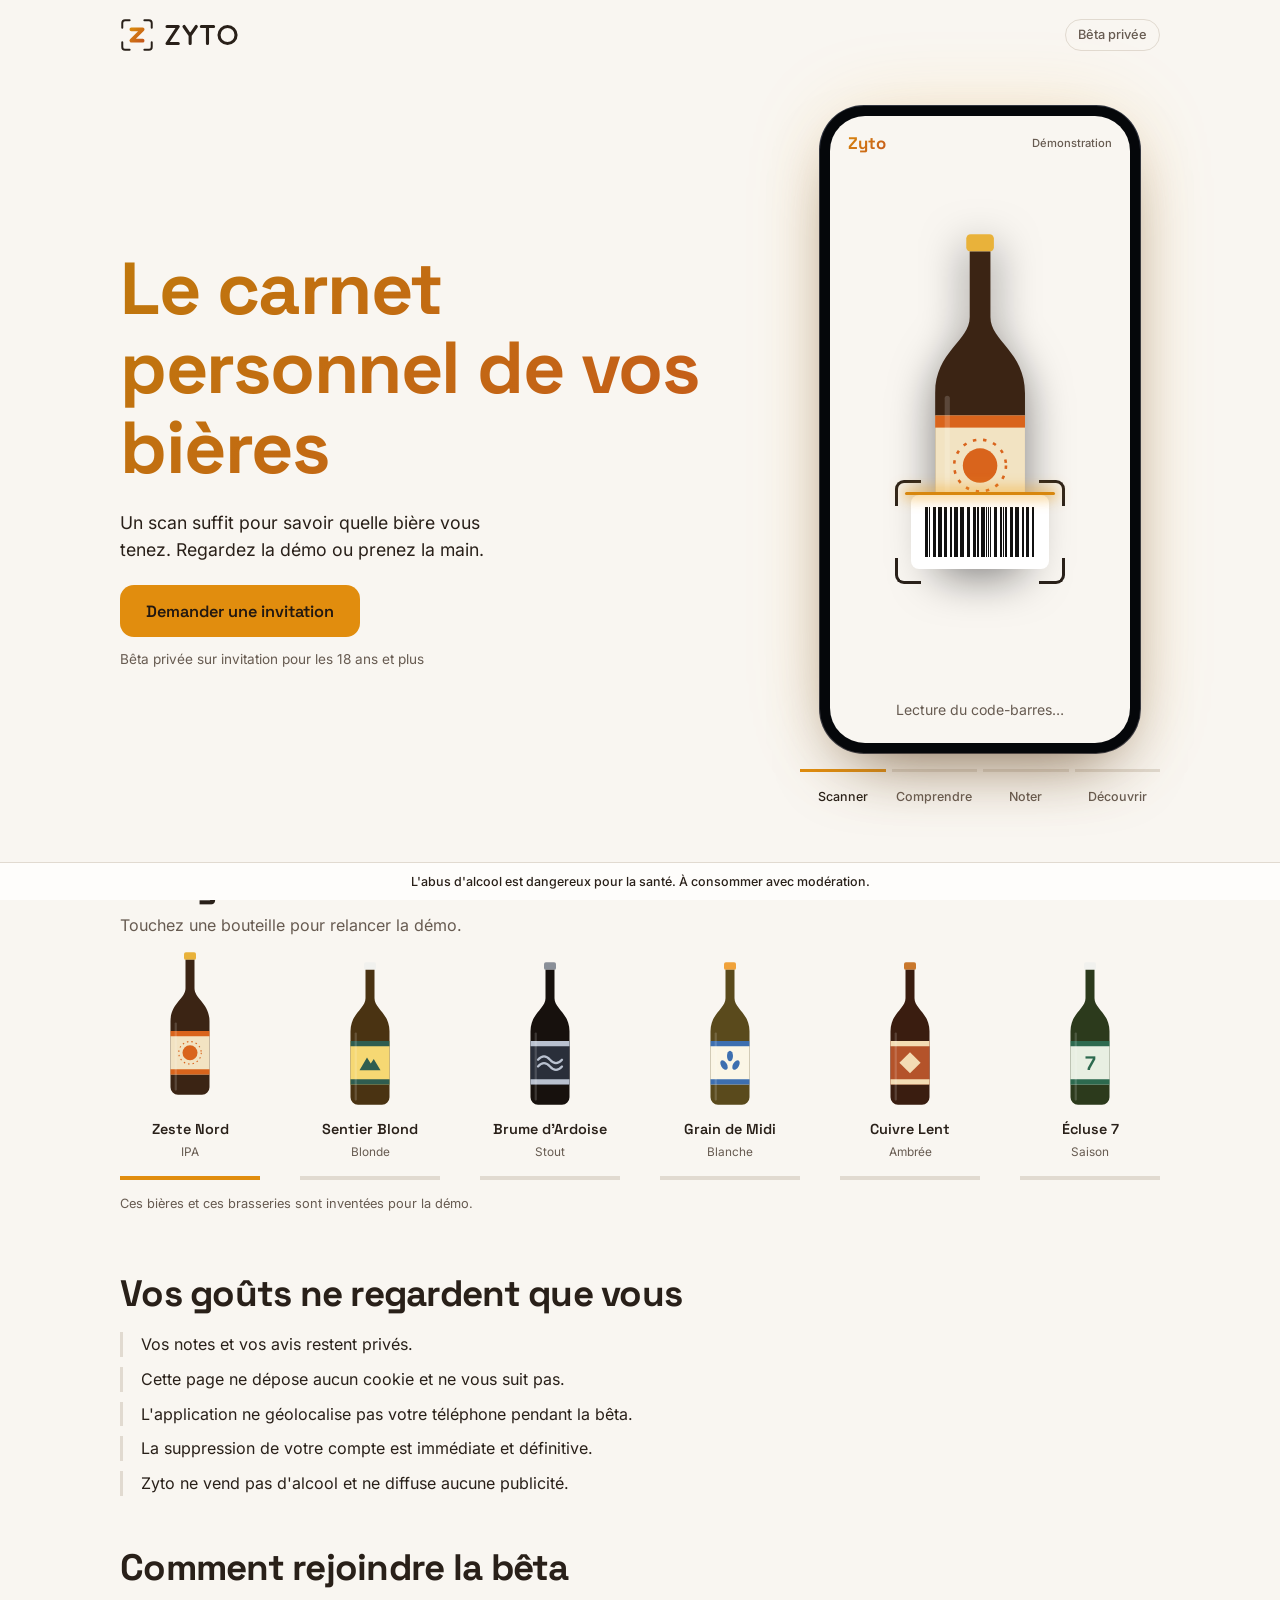
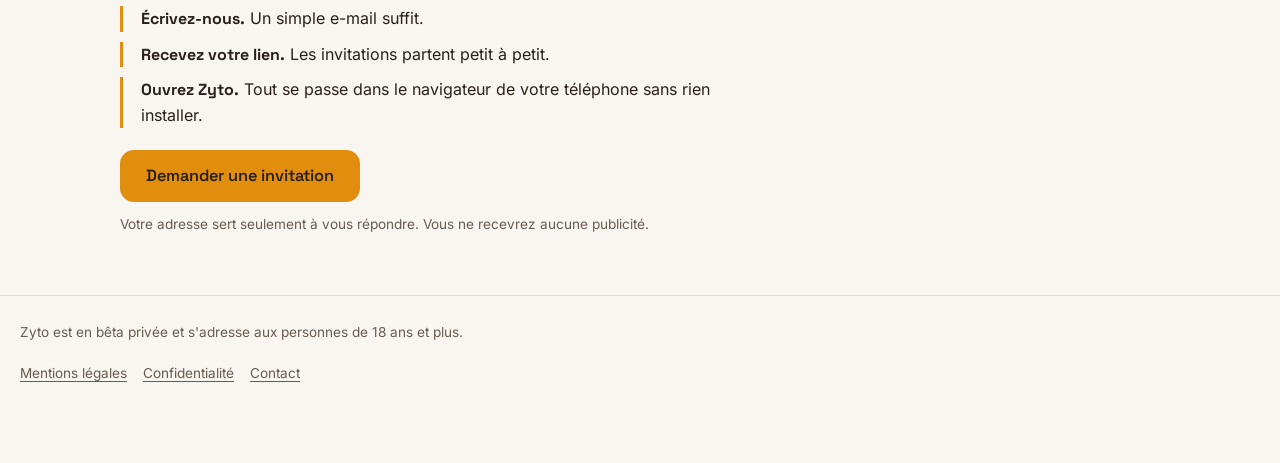
<file: index.html>
<!DOCTYPE html>
<html lang="fr">
<head>
<meta charset="utf-8">
<meta http-equiv="Content-Security-Policy" content="default-src 'none'; script-src 'self'; style-src 'self'; font-src 'self'; img-src 'self'; base-uri 'none'; form-action 'none'">
<meta name="referrer" content="no-referrer">
<meta name="viewport" content="width=device-width, initial-scale=1, viewport-fit=cover">
<meta name="color-scheme" content="dark light">
<title>Zyto — Le carnet personnel de vos bières</title>
<meta name="description" content="Zyto identifie une bière à partir de son code-barres, présente ses caractéristiques et conserve vos notes en privé. Bêta privée sur invitation, réservée aux personnes majeures. L'abus d'alcool est dangereux pour la santé.">
<meta name="robots" content="noindex, nofollow">
<meta property="og:title" content="Zyto — Le carnet personnel de vos bières">
<meta property="og:description" content="Identifier une bière, comprendre ce qu'elle est, garder ses notes pour soi. Bêta privée, 18&nbsp;ans et plus. L'abus d'alcool est dangereux pour la santé.">
<meta property="og:locale" content="fr_FR">
<link rel="icon" href="assets/img/favicon.svg" type="image/svg+xml">
<link rel="icon" href="assets/img/favicon-32.png" type="image/png" sizes="32x32">
<link rel="apple-touch-icon" href="assets/img/apple-touch-icon.png">
<link rel="preload" href="assets/fonts/space-grotesk-latin-wght-normal.woff2" as="font" type="font/woff2" crossorigin>
<link rel="preload" href="assets/fonts/inter-latin-wght-normal.woff2" as="font" type="font/woff2" crossorigin>
<link rel="stylesheet" href="assets/css/style.css">
<script src="assets/js/demo.js" defer></script>
</head>
<body>

<header class="top">
  <svg xmlns="http://www.w3.org/2000/svg" viewBox="0 0 418 120" role="img" aria-label="Zyto"><title>Zyto</title><defs><linearGradient id="zg" x1="0" y1="0" x2="1" y2="1"><stop class="zyto-g1" offset="0" stop-color="#F4A825"/><stop class="zyto-g2" offset="1" stop-color="#E66E19"/></linearGradient></defs><g fill="none" stroke="currentColor" stroke-width="7" stroke-linecap="round"><path d="M8 34v-16q0 -10 10 -10h16"/><path d="M112 34v-16q0 -10 -10 -10h-16"/><path d="M8 86v16q0 10 10 10h16"/><path d="M112 86v16q0 10 -10 10h-16"/></g><path d="M40 40h40l-40 40h40" fill="none" stroke="url(#zg)" stroke-width="13" stroke-linecap="round" stroke-linejoin="round"/><g fill="none" stroke="currentColor" stroke-width="11" stroke-linecap="round" stroke-linejoin="round"><path d="M166 30h39.6l-39.6 60h39.6M226.0 30l21.6 31.2l21.6 -31.2M247.6 61.2v28.8M287.2 30h43.2M308.8 30v60"/><circle cx="379.6" cy="60.0" r="30.0"/></g></svg>
  <span class="badge">Bêta privée</span>
</header>

<main>
  <section class="hero">
    <div>
      <h1>Le carnet personnel de vos bières</h1>
      <p class="lead">Un scan suffit pour savoir quelle bière vous tenez. Regardez la démo ou prenez la main.</p>
      <a class="cta" href="mailto:pop.tudor.pro@gmail.com?subject=Demande%20d'invitation%20%E2%80%94%20b%C3%AAta%20Zyto&amp;body=Bonjour%2C%0D%0A%0D%0AJe%20souhaite%20recevoir%20une%20invitation%20%C3%A0%20la%20b%C3%AAta%20priv%C3%A9e%20de%20Zyto.%0D%0AJe%20confirme%20avoir%2018%C2%A0ans%20ou%20plus.%0D%0A%0D%0APr%C3%A9nom%C2%A0%3A%0D%0AT%C3%A9l%C3%A9phone%20utilis%C3%A9%20(iPhone%20%2F%20Android)%C2%A0%3A">Demander une invitation</a>
      <p class="fine">Bêta privée sur invitation pour les 18&nbsp;ans et plus</p>
    </div>

    <div class="stage" id="stage">
      <div class="phone">
        <div class="screen">
          <div class="appbar"><span>Zyto</span><small>Démonstration</small></div>
          <div class="scenes">
            <div class="scene" id="s0"></div>
            <div class="scene" id="s1"></div>
            <div class="scene" id="s2"></div>
            <div class="scene" id="s3"></div>
            <!-- Repli sans JavaScript : fiche écrite en dur. -->
            <noscript><div class="scene on"><div class="f-head"><div class="f-bottle"><svg viewBox="0 0 80 200" aria-hidden="true"><rect x="32" y="3" width="16" height="10" rx="2.5" fill="#e9b23a"></rect><path d="M34 13h12v38c0 14 20 20 20 44v88a10 10 0 0 1-10 10H24a10 10 0 0 1-10-10V95c0-24 20-30 20-44z" fill="#3b2414"></path><rect x="14" y="108" width="52" height="58" fill="#f2e3c2"></rect><rect x="14" y="108" width="52" height="7" fill="#d9641c"></rect><rect x="14" y="159" width="52" height="7" fill="#d9641c"></rect><circle cx="40" cy="137" r="10" fill="#d9641c"></circle><circle cx="40" cy="137" r="15" fill="none" stroke="#d9641c" stroke-width="1.5" stroke-dasharray="2 4"></circle><path d="M21 98v88" stroke="#fff" stroke-opacity=".16" stroke-width="3" stroke-linecap="round"></path></svg></div><div><p class="f-brew">Atelier Tournepierre</p><h3>Zeste Nord</h3><span class="chip style">IPA</span></div></div><dl class="stats"><div class="stat"><dt>Degré d'alcool</dt><dd><span data-n="6.2" data-d="1">6,2</span> <small>% vol.</small></dd></div><div class="stat"><dt>Amertume</dt><dd><span data-n="55" data-d="0">55</span> <small>IBU</small></dd><div class="gauge"><b></b></div></div></dl><p class="f-label">Notes aromatiques</p><div class="chips"><span class="chip">Agrumes</span><span class="chip">Résine</span><span class="chip">Pamplemousse</span></div><button class="s-btn" data-go="2">Noter cette bière</button></div></noscript>
          </div>
        </div>
      </div>
      <ol class="steps" aria-label="Étapes de la démonstration">
        <li><button data-go="0">Scanner</button></li>
        <li><button data-go="1">Comprendre</button></li>
        <li><button data-go="2">Noter</button></li>
        <li><button data-go="3">Découvrir</button></li>
      </ol>
      <button class="replay" id="replay" hidden>Relancer la lecture automatique</button>
    </div>
  </section>

  <div class="wrap">
    <section class="shelf">
      <h2>Essayez avec une autre bière</h2>
      <p class="sub">Touchez une bouteille pour relancer la démo.</p>
      <div class="row" id="row"></div>
      <p class="fict">Ces bières et ces brasseries sont inventées pour la démo.</p>
    </section>

    <section class="block">
      <h2>Vos goûts ne regardent que vous</h2>
      <ul>
        <li>Vos notes et vos avis restent privés.</li>
        <li>Cette page ne dépose aucun cookie et ne vous suit pas.</li>
        <li>L'application ne géolocalise pas votre téléphone pendant la bêta.</li>
        <li>La suppression de votre compte est immédiate et définitive.</li>
        <li>Zyto ne vend pas d'alcool et ne diffuse aucune publicité.</li>
      </ul>
    </section>

    <section class="block">
      <h2>Comment rejoindre la bêta</h2>
      <ol>
        <li><strong>Écrivez-nous.</strong> Un simple e-mail suffit.</li>
        <li><strong>Recevez votre lien.</strong> Les invitations partent petit à petit.</li>
        <li><strong>Ouvrez Zyto.</strong> Tout se passe dans le navigateur de votre téléphone sans rien installer.</li>
      </ol>
      <a class="cta" href="mailto:pop.tudor.pro@gmail.com?subject=Demande%20d'invitation%20%E2%80%94%20b%C3%AAta%20Zyto&amp;body=Bonjour%2C%0D%0A%0D%0AJe%20souhaite%20recevoir%20une%20invitation%20%C3%A0%20la%20b%C3%AAta%20priv%C3%A9e%20de%20Zyto.%0D%0AJe%20confirme%20avoir%2018%C2%A0ans%20ou%20plus.%0D%0A%0D%0APr%C3%A9nom%C2%A0%3A%0D%0AT%C3%A9l%C3%A9phone%20utilis%C3%A9%20(iPhone%20%2F%20Android)%C2%A0%3A">Demander une invitation</a>
      <p class="fine">Votre adresse sert seulement à vous répondre. Vous ne recevrez aucune publicité.</p>
    </section>
  </div>
</main>

<footer>
  <p>Zyto est en bêta privée et s'adresse aux personnes de 18&nbsp;ans et plus.</p>
  <p class="foot-links"><a href="mentions-legales.html#mentions">Mentions légales</a><a href="mentions-legales.html#confidentialite">Confidentialité</a><a href="mailto:pop.tudor.pro@gmail.com">Contact</a></p>
</footer>
<div class="health" role="note" aria-label="Message sanitaire">L'abus d'alcool est dangereux pour la santé. À consommer avec modération.</div>

</body>
</html>
</file>
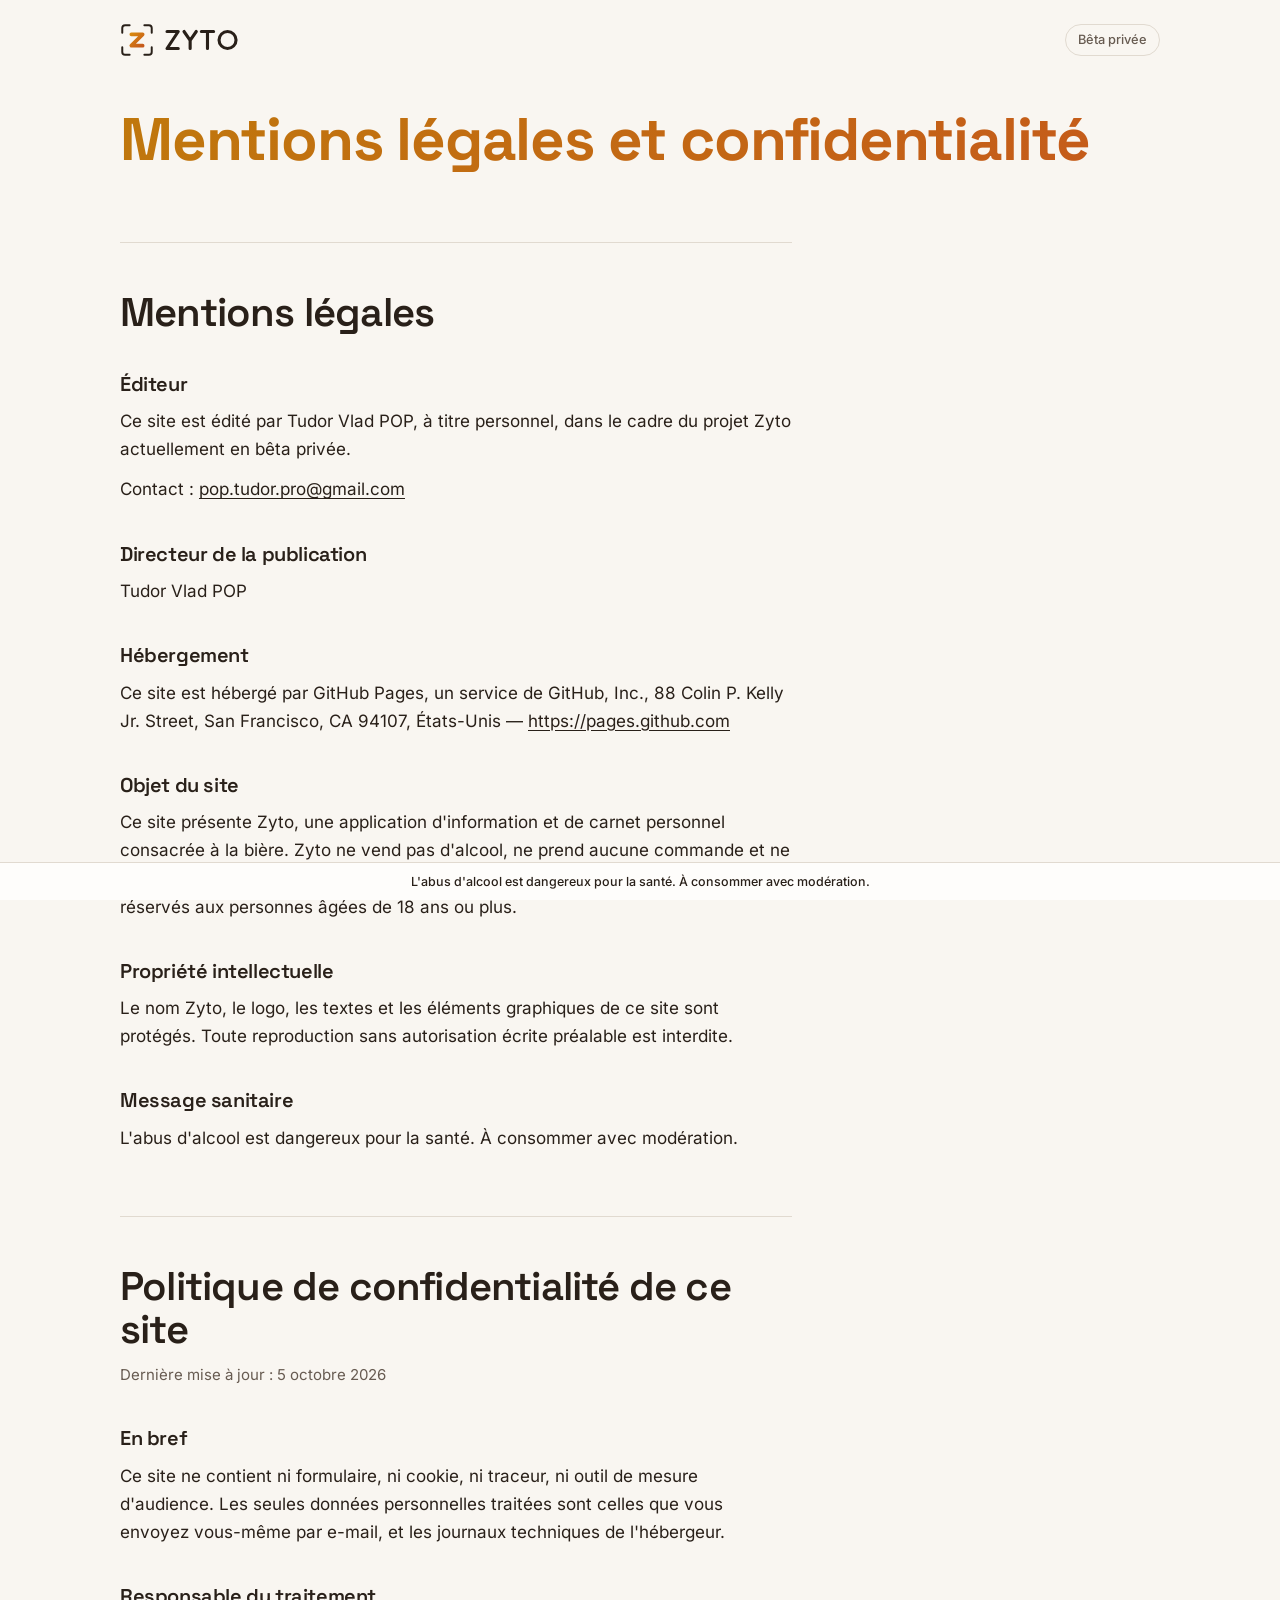
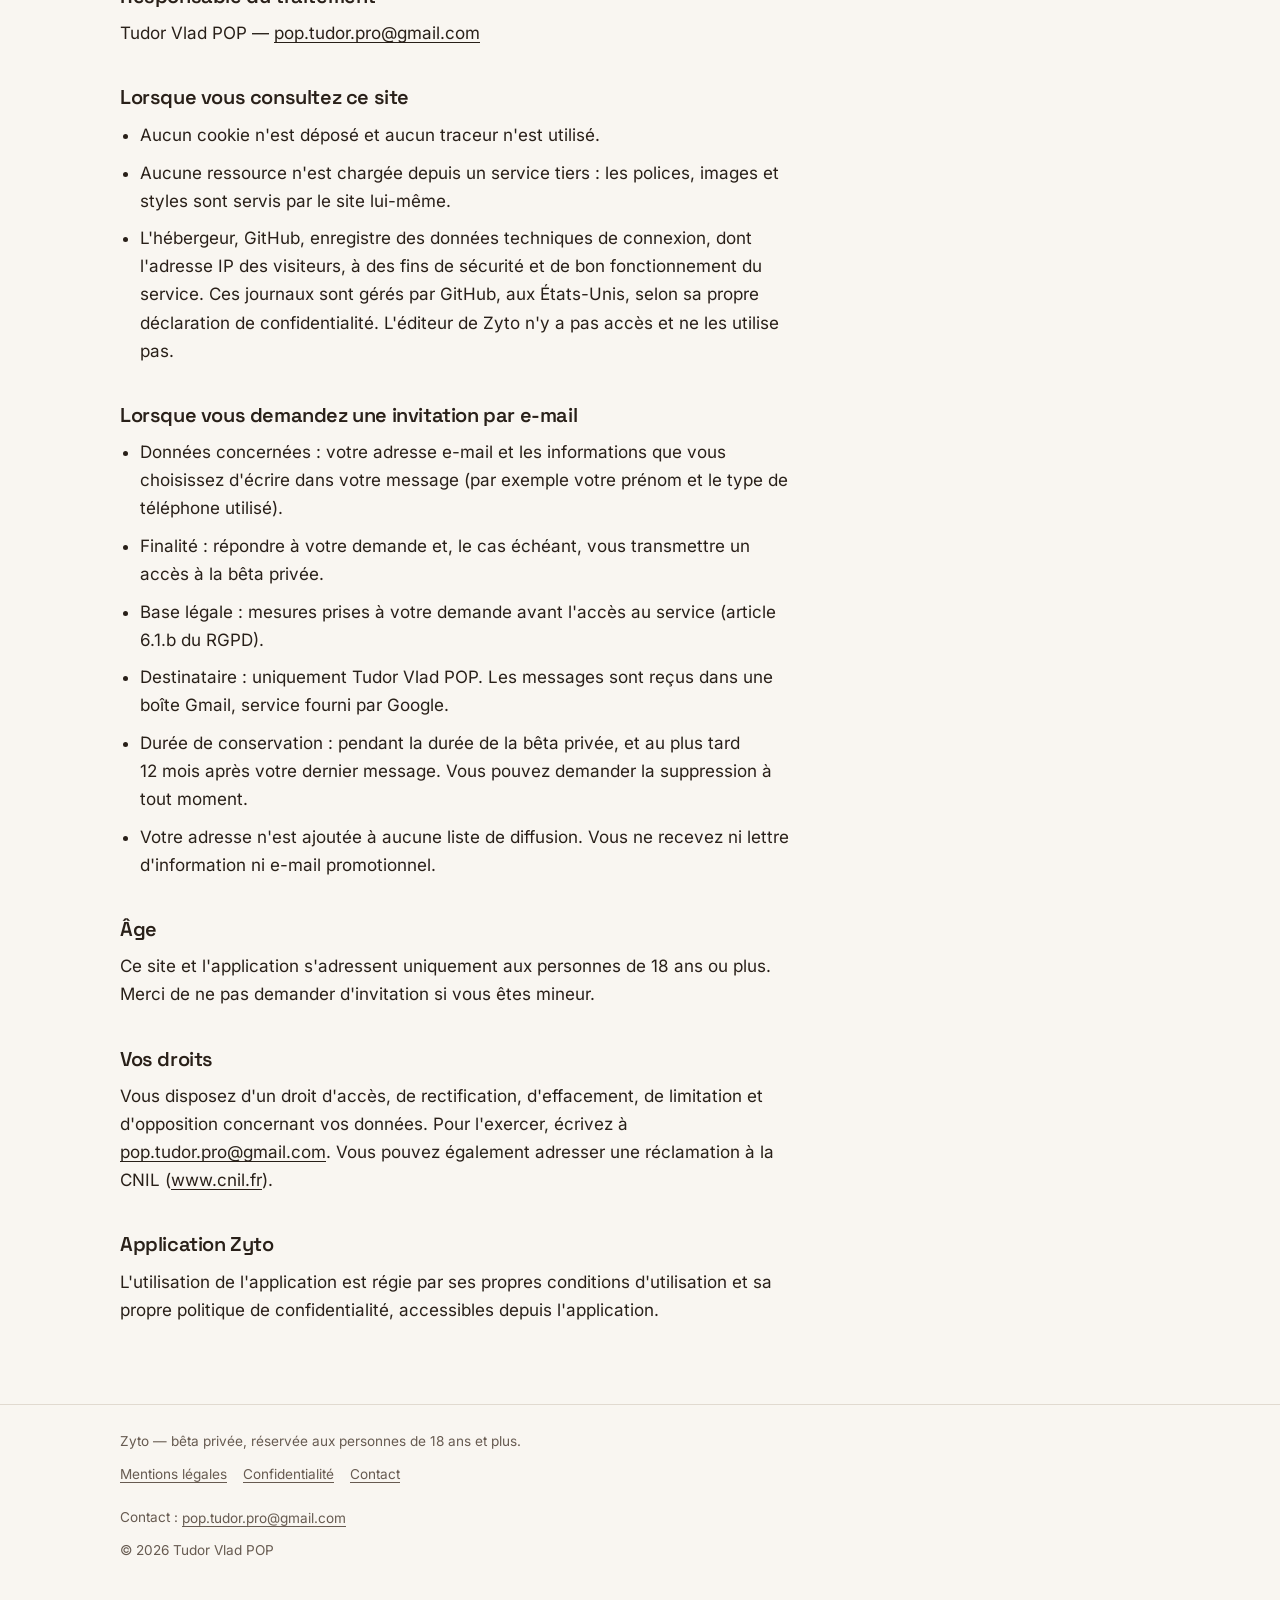
<file: mentions-legales.html>
<!DOCTYPE html>
<html lang="fr">
<head>
<meta charset="utf-8">
<meta http-equiv="Content-Security-Policy" content="default-src 'none'; style-src 'self'; font-src 'self'; img-src 'self'; base-uri 'none'; form-action 'none'">
<meta name="referrer" content="no-referrer">
<meta name="viewport" content="width=device-width, initial-scale=1, viewport-fit=cover">
<meta name="color-scheme" content="dark light">
<title>Mentions légales et confidentialité — Zyto</title>
<meta name="robots" content="noindex, nofollow">
<link rel="icon" href="assets/img/favicon.svg" type="image/svg+xml">
<link rel="icon" href="assets/img/favicon-32.png" type="image/png" sizes="32x32">
<link rel="apple-touch-icon" href="assets/img/apple-touch-icon.png">
<link rel="preload" href="assets/fonts/space-grotesk-latin-wght-normal.woff2" as="font" type="font/woff2" crossorigin>
<link rel="preload" href="assets/fonts/inter-latin-wght-normal.woff2" as="font" type="font/woff2" crossorigin>
<link rel="stylesheet" href="assets/css/style.css">
</head>
<body>

<header class="entete">
  <div class="wrap">
    <a class="logo" href="index.html">
      <svg xmlns="http://www.w3.org/2000/svg" viewBox="0 0 418 120" role="img" aria-label="Zyto"><title>Zyto</title><defs><linearGradient id="zg" x1="0" y1="0" x2="1" y2="1"><stop class="zyto-g1" offset="0" stop-color="#F4A825"/><stop class="zyto-g2" offset="1" stop-color="#E66E19"/></linearGradient></defs><g fill="none" stroke="currentColor" stroke-width="7" stroke-linecap="round"><path d="M8 34v-16q0 -10 10 -10h16"/><path d="M112 34v-16q0 -10 -10 -10h-16"/><path d="M8 86v16q0 10 10 10h16"/><path d="M112 86v16q0 10 -10 10h-16"/></g><path d="M40 40h40l-40 40h40" fill="none" stroke="url(#zg)" stroke-width="13" stroke-linecap="round" stroke-linejoin="round"/><g fill="none" stroke="currentColor" stroke-width="11" stroke-linecap="round" stroke-linejoin="round"><path d="M166 30h39.6l-39.6 60h39.6M226.0 30l21.6 31.2l21.6 -31.2M247.6 61.2v28.8M287.2 30h43.2M308.8 30v60"/><circle cx="379.6" cy="60.0" r="30.0"/></g></svg>
    </a>
    <span class="pastille">Bêta privée</span>
  </div>
</header>

<main>
  <div class="wrap page">
    <h1>Mentions légales et confidentialité</h1>

    <section class="texte" id="mentions" aria-labelledby="titre-mentions">
      <h2 id="titre-mentions">Mentions légales</h2>

      <h3>Éditeur</h3>
      <p>Ce site est édité par Tudor Vlad POP, à titre personnel, dans le cadre du projet Zyto actuellement en bêta privée.</p>
      <p>Contact&nbsp;: <a href="mailto:pop.tudor.pro@gmail.com">pop.tudor.pro@gmail.com</a></p>

      <h3>Directeur de la publication</h3>
      <p>Tudor Vlad POP</p>

      <h3>Hébergement</h3>
      <p>Ce site est hébergé par GitHub Pages, un service de GitHub, Inc., 88 Colin P. Kelly Jr. Street, San Francisco, CA 94107, États-Unis — <a href="https://pages.github.com" rel="noopener noreferrer">https://pages.github.com</a></p>

      <h3>Objet du site</h3>
      <p>Ce site présente Zyto, une application d'information et de carnet personnel consacrée à la bière. Zyto ne vend pas d'alcool, ne prend aucune commande et ne diffuse aucune publicité pour le compte de tiers. Le site et l'application sont réservés aux personnes âgées de 18&nbsp;ans ou plus.</p>

      <h3>Propriété intellectuelle</h3>
      <p>Le nom Zyto, le logo, les textes et les éléments graphiques de ce site sont protégés. Toute reproduction sans autorisation écrite préalable est interdite.</p>

      <h3>Message sanitaire</h3>
      <p>L'abus d'alcool est dangereux pour la santé. À consommer avec modération.</p>
    </section>

    <section class="texte" id="confidentialite" aria-labelledby="titre-confidentialite">
      <h2 id="titre-confidentialite">Politique de confidentialité de ce site</h2>
      <p class="discret">Dernière mise à jour&nbsp;: 5 octobre 2026</p>

      <h3>En bref</h3>
      <p>Ce site ne contient ni formulaire, ni cookie, ni traceur, ni outil de mesure d'audience. Les seules données personnelles traitées sont celles que vous envoyez vous-même par e-mail, et les journaux techniques de l'hébergeur.</p>

      <h3>Responsable du traitement</h3>
      <p>Tudor Vlad POP — <a href="mailto:pop.tudor.pro@gmail.com">pop.tudor.pro@gmail.com</a></p>

      <h3>Lorsque vous consultez ce site</h3>
      <ul>
        <li>Aucun cookie n'est déposé et aucun traceur n'est utilisé.</li>
        <li>Aucune ressource n'est chargée depuis un service tiers&nbsp;: les polices, images et styles sont servis par le site lui-même.</li>
        <li>L'hébergeur, GitHub, enregistre des données techniques de connexion, dont l'adresse IP des visiteurs, à des fins de sécurité et de bon fonctionnement du service. Ces journaux sont gérés par GitHub, aux États-Unis, selon sa propre déclaration de confidentialité. L'éditeur de Zyto n'y a pas accès et ne les utilise pas.</li>
      </ul>

      <h3>Lorsque vous demandez une invitation par e-mail</h3>
      <ul>
        <li>Données concernées&nbsp;: votre adresse e-mail et les informations que vous choisissez d'écrire dans votre message (par exemple votre prénom et le type de téléphone utilisé).</li>
        <li>Finalité&nbsp;: répondre à votre demande et, le cas échéant, vous transmettre un accès à la bêta privée.</li>
        <li>Base légale&nbsp;: mesures prises à votre demande avant l'accès au service (article 6.1.b du RGPD).</li>
        <li>Destinataire&nbsp;: uniquement Tudor Vlad POP. Les messages sont reçus dans une boîte Gmail, service fourni par Google.</li>
        <li>Durée de conservation&nbsp;: pendant la durée de la bêta privée, et au plus tard 12&nbsp;mois après votre dernier message. Vous pouvez demander la suppression à tout moment.</li>
        <li>Votre adresse n'est ajoutée à aucune liste de diffusion. Vous ne recevez ni lettre d'information ni e-mail promotionnel.</li>
      </ul>

      <h3>Âge</h3>
      <p>Ce site et l'application s'adressent uniquement aux personnes de 18&nbsp;ans ou plus. Merci de ne pas demander d'invitation si vous êtes mineur.</p>

      <h3>Vos droits</h3>
      <p>Vous disposez d'un droit d'accès, de rectification, d'effacement, de limitation et d'opposition concernant vos données. Pour l'exercer, écrivez à <a href="mailto:pop.tudor.pro@gmail.com">pop.tudor.pro@gmail.com</a>. Vous pouvez également adresser une réclamation à la CNIL (<a href="https://www.cnil.fr" rel="noopener noreferrer">www.cnil.fr</a>).</p>

      <h3>Application Zyto</h3>
      <p>L'utilisation de l'application est régie par ses propres conditions d'utilisation et sa propre politique de confidentialité, accessibles depuis l'application.</p>
    </section>
  </div>
</main>

<footer class="pied">
  <div class="wrap">
    <p>Zyto — bêta privée, réservée aux personnes de 18&nbsp;ans et plus.</p>
    <nav aria-label="Pied de page">
      <ul>
        <li><a href="mentions-legales.html#mentions">Mentions légales</a></li>
        <li><a href="mentions-legales.html#confidentialite">Confidentialité</a></li>
        <li><a href="mailto:pop.tudor.pro@gmail.com">Contact</a></li>
      </ul>
    </nav>
    <p>Contact&nbsp;: <a href="mailto:pop.tudor.pro@gmail.com">pop.tudor.pro@gmail.com</a></p>
    <p>© 2026 Tudor Vlad POP</p>
  </div>
</footer>

<aside class="sanitaire" aria-label="Message sanitaire">
  <p>L'abus d'alcool est dangereux pour la santé. À consommer avec modération.</p>
</aside>

</body>
</html>
</file>
<file: assets/css/style.css>
/* Zyto — landing statique. Un seul fichier CSS, aucune ressource externe. */

@font-face {
  font-family: "Inter";
  src: url("../fonts/inter-latin-wght-normal.woff2") format("woff2");
  font-weight: 100 900;
  font-style: normal;
  font-display: swap;
}

@font-face {
  font-family: "Space Grotesk";
  src: url("../fonts/space-grotesk-latin-wght-normal.woff2") format("woff2");
  font-weight: 300 700;
  font-style: normal;
  font-display: swap;
}

:root{
  color-scheme:dark;
  --bg:hsl(220 20% 7%); --fg:hsl(40 20% 92%); --primary:hsl(38 90% 55%); --primary-fg:hsl(220 20% 7%);
  --muted:hsl(220 10% 60%); --card:hsl(220 18% 11%); --raised:hsl(220 16% 16%); --border:hsl(220 15% 18%);
  --gold:hsl(38 90% 55%); --amber:hsl(25 80% 50%); --h1-from:var(--gold); --h1-to:var(--amber); --near:var(--primary);
  --success:hsl(145 55% 45%); --star:hsl(45 100% 60%); --shadow:hsl(220 40% 2%);
  --display:"Space Grotesk",system-ui,sans-serif; --body:"Inter",system-ui,sans-serif;
}
@media (prefers-color-scheme: light){
  :root{
    color-scheme:light;
    --bg:hsl(40 40% 96%); --fg:hsl(25 25% 13%); --primary:hsl(36 88% 47%); --primary-fg:hsl(26 35% 10%);
    --muted:hsl(28 12% 36%); --card:hsl(42 55% 99%); --raised:hsl(38 34% 93%); --border:hsl(36 22% 85%);
    --gold:hsl(36 88% 45%); --amber:hsl(22 76% 44%); --h1-from:hsl(36 88% 40%); --h1-to:var(--amber); --near:hsl(30 88% 36%);
    --success:hsl(148 52% 30%); --star:hsl(38 92% 44%); --shadow:hsl(30 25% 35%);
  }
}
*{box-sizing:border-box}
html{-webkit-text-size-adjust:100%;scroll-padding-bottom:6rem}
body{margin:0;background:var(--bg);color:var(--fg);font:400 1rem/1.55 var(--body);overflow-x:hidden}
h1,h2,h3{font-family:var(--display);line-height:1.08;margin:0;letter-spacing:-.02em}
p{margin:0}
button{font:inherit;color:inherit;cursor:pointer}
:focus-visible{outline:3px solid var(--fg);outline-offset:3px;border-radius:6px}
.wrap{max-width:1080px;margin:0 auto;padding:0 20px}

/* En-tête */
.top,.entete .wrap{display:flex;align-items:center;justify-content:space-between;padding:18px 20px;max-width:1080px;margin:0 auto}
.top svg,.logo svg{height:34px;width:auto;display:block}
.zyto-g1{stop-color:var(--gold)} .zyto-g2{stop-color:var(--amber)}
.badge,.pastille{font-size:.8rem;font-weight:500;color:var(--muted);border:1px solid var(--border);border-radius:999px;padding:5px 12px}

/* Hero */
.hero{display:grid;gap:28px;padding:12px 20px 8px;max-width:1080px;margin:0 auto}
.hero h1{font-size:clamp(2.5rem,11vw,4.6rem)}
.hero h1,.page h1{font-weight:700;background:linear-gradient(135deg,var(--h1-from),var(--h1-to));-webkit-background-clip:text;background-clip:text;color:transparent;padding-bottom:.08em}
.lead{font-size:1.1rem;color:var(--fg);max-width:34ch;margin-top:16px}
.cta{display:inline-flex;align-items:center;justify-content:center;min-height:52px;padding:0 26px;margin-top:22px;border-radius:14px;background:var(--primary);color:var(--primary-fg);font:600 1.02rem var(--display);text-decoration:none;border:0}
.cta:hover{filter:brightness(1.06)}
.fine{font-size:.85rem;color:var(--muted);margin-top:12px}

/* Scène : téléphone */
.stage{display:grid;justify-items:center;gap:16px}
.phone{position:relative;width:min(320px,86vw);aspect-ratio:9/18.2;border-radius:44px;background:#05070a;padding:10px;
  box-shadow:0 30px 70px -30px var(--shadow),0 0 0 1px hsl(220 15% 22%),0 0 90px -20px hsl(38 90% 55%/.28)}
.screen{position:relative;height:100%;border-radius:35px;background:var(--bg);overflow:hidden;display:flex;flex-direction:column}
.appbar{display:flex;align-items:center;justify-content:space-between;padding:16px 18px 8px;font:700 1.05rem var(--display)}
.appbar span{background:linear-gradient(135deg,var(--gold),var(--amber));-webkit-background-clip:text;background-clip:text;color:transparent}
.appbar small{font:500 .7rem var(--body);color:var(--muted)}
.scenes{position:relative;flex:1}
.scene{position:absolute;inset:0;padding:6px 18px 18px;display:flex;flex-direction:column;opacity:0;visibility:hidden;transform:translateY(14px);transition:opacity .35s,transform .35s,visibility 0s .35s}
.scene.on{opacity:1;visibility:visible;transform:none;transition:opacity .35s,transform .35s}
.s-btn{margin-top:auto;min-height:46px;border-radius:12px;border:0;background:var(--primary);color:var(--primary-fg);font:600 .92rem var(--display)}
.s-btn.ghost{background:transparent;border:1px solid var(--border);color:var(--fg)}

/* 1. Scanner */
.scan{position:relative;flex:1;display:grid;place-items:center}
.scan-bottle{height:62%;margin-top:-34%;filter:drop-shadow(0 14px 22px hsl(220 40% 2%/.5))}
.scan-bottle svg{height:100%;width:auto;display:block}
.code{position:absolute;left:50%;top:56%;width:170px;height:104px;transform:translateX(-50%);display:grid;place-items:center}
.code-card{width:138px;height:74px;border-radius:8px;background:#fff;display:grid;place-items:center;overflow:hidden}
.code-card svg{width:118px;height:54px}
.code i{position:absolute;width:26px;height:26px;border:3px solid var(--fg);border-radius:9px}
.code i:nth-child(1){left:0;top:0;border-right:0;border-bottom:0;border-radius:9px 0 0 0}
.code i:nth-child(2){right:0;top:0;border-left:0;border-bottom:0;border-radius:0 9px 0 0}
.code i:nth-child(3){left:0;bottom:0;border-right:0;border-top:0;border-radius:0 0 0 9px}
.code i:nth-child(4){right:0;bottom:0;border-left:0;border-top:0;border-radius:0 0 9px 0}
.laser{position:absolute;left:10px;right:10px;top:12px;height:3px;border-radius:3px;background:var(--gold);box-shadow:0 0 14px 3px hsl(38 90% 55%/.7)}
.scene.on .laser{animation:sweep 1.1s ease-in-out infinite alternate}
@keyframes sweep{to{transform:translateY(78px)}}
.scan.found .laser{animation:none;opacity:0}
.scan.found .code i{border-color:var(--success)}
.scan-status{position:absolute;bottom:4px;left:0;right:0;text-align:center;font-size:.88rem;color:var(--muted)}
.scan.found .scan-status{color:var(--success);font-weight:600}

/* 2. Comprendre */
.f-head{display:flex;gap:14px;align-items:center;padding:6px 0 14px}
.f-bottle{flex:none;width:58px;height:118px;border-radius:14px;background:var(--card);border:1px solid var(--border);display:grid;place-items:center}
.f-bottle svg{height:100px;width:auto}
.f-brew{font-size:.78rem;color:var(--muted)}
.f-head h3{font-size:1.45rem;margin:2px 0 8px}
.chip{display:inline-block;font-size:.76rem;font-weight:500;padding:4px 10px;border-radius:999px;background:var(--raised);color:var(--fg);border:1px solid var(--border)}
.chip.style{background:hsl(38 90% 55%/.16);border-color:hsl(38 90% 55%/.35)}
.stats{display:grid;grid-template-columns:1fr 1fr;gap:10px;margin:0}
.stat{background:var(--card);border:1px solid var(--border);border-radius:14px;padding:10px 12px}
.stat dt{font-size:.72rem;color:var(--muted)}
.stat dd{margin:2px 0 0;font:700 1.3rem var(--display)}
.stat dd small{font:500 .72rem var(--body);color:var(--muted)}
.gauge{height:6px;border-radius:6px;background:var(--raised);margin-top:8px;overflow:hidden}
.gauge b{display:block;height:100%;width:0;border-radius:6px;background:linear-gradient(90deg,var(--gold),var(--amber))}
.f-label{font-size:.76rem;color:var(--muted);margin:14px 0 7px}
.chips{display:flex;flex-wrap:wrap;gap:6px}
.scene .chips .chip{opacity:0;transform:translateY(6px)}
.scene.on .chips .chip{opacity:1;transform:none;transition:opacity .3s,transform .3s}
.scene.on .chips .chip:nth-child(2){transition-delay:.12s}.scene.on .chips .chip:nth-child(3){transition-delay:.24s}
.scene.on .chips .chip:nth-child(4){transition-delay:.36s}.scene.on .chips .chip:nth-child(5){transition-delay:.48s}

/* 3. Noter */
.rate h3{font-size:1.2rem;margin:10px 0 4px}
.rate .sub{font-size:.8rem;color:var(--muted)}
.stars{display:flex;gap:4px;margin:16px 0 4px}
.stars button{width:46px;height:46px;border:0;background:none;padding:0;display:grid;place-items:center}
.stars svg{width:36px;height:36px;fill:var(--raised);stroke:var(--border);stroke-width:1;transition:fill .15s,transform .2s}
.stars button.lit svg{fill:var(--star);stroke:none;transform:scale(1.12)}
.rate .chip{cursor:pointer;min-height:34px;padding:7px 12px}
.rate .chip[aria-pressed=true]{background:hsl(38 90% 55%/.2);border-color:var(--primary)}
.saved{display:flex;align-items:center;gap:10px;margin-top:16px;padding:10px 12px;border-radius:12px;background:var(--card);border:1px solid var(--border);font-size:.82rem;opacity:0;transform:translateY(8px);transition:opacity .3s,transform .3s}
.saved.show{opacity:1;transform:none}
.saved svg{flex:none;width:22px;height:22px;stroke:var(--success);fill:none;stroke-width:2.2;stroke-linecap:round;stroke-linejoin:round}
.saved .shackle{transform:translateY(-3px) rotate(-18deg);transform-origin:17px 11px;transition:transform .35s .25s}
.saved.show .shackle{transform:none}

/* 4. Découvrir */
.near h3{font-size:1.2rem;margin:10px 0 12px}
.near-list{display:grid;gap:9px}
.near-item{display:flex;align-items:center;gap:12px;width:100%;text-align:left;padding:9px 12px;border-radius:14px;background:var(--card);border:1px solid var(--border);opacity:0;transform:translateX(26px)}
.scene.on .near-item{opacity:1;transform:none;transition:opacity .4s,transform .4s cubic-bezier(.2,.7,.2,1)}
.scene.on .near-item:nth-child(2){transition-delay:.15s}.scene.on .near-item:nth-child(3){transition-delay:.3s}
.near-item svg{flex:none;height:54px;width:auto}
.near-item strong{display:block;font:600 .95rem var(--display)}
.near-item span{display:block;font-size:.74rem;color:var(--muted)}
.near-item em{display:block;font-style:normal;font-size:.74rem;color:var(--near);margin-top:2px}
button.near-item:hover{border-color:var(--primary)}

/* Étapes */
.steps{display:grid;grid-template-columns:repeat(4,1fr);gap:6px;width:min(360px,92vw);padding:0;margin:0;list-style:none}
.steps button{width:100%;min-height:44px;border:0;background:none;padding:8px 2px 0;font-size:.78rem;font-weight:500;color:var(--muted);border-top:3px solid var(--border)}
.steps button[aria-current=step]{color:var(--fg);border-top-color:var(--primary)}
.replay{min-height:44px;border:0;background:none;color:var(--muted);font-size:.85rem;text-decoration:underline;text-underline-offset:3px}
.replay[hidden]{display:none}

/* Étagère */
.shelf{padding:44px 0 8px}
.shelf h2,.block h2{font-size:clamp(1.6rem,6vw,2.3rem)}
.shelf .sub{color:var(--muted);margin-top:8px;max-width:46ch}
.row{display:flex;gap:10px;overflow-x:auto;padding:22px 20px 0;margin:0 -20px;scroll-snap-type:x proximity;scrollbar-width:none}
.row::-webkit-scrollbar{display:none}
.pick{flex:none;width:112px;scroll-snap-align:start;border:0;background:none;padding:0 0 14px;text-align:center;border-bottom:4px solid var(--border);position:relative}
.pick svg{height:150px;width:auto;display:block;margin:0 auto;transition:transform .25s cubic-bezier(.2,.7,.2,1)}
.pick:hover svg,.pick[aria-pressed=true] svg{transform:translateY(-10px)}
.pick[aria-pressed=true]{border-bottom-color:var(--primary)}
.pick strong{display:block;font:600 .9rem var(--display);margin-top:10px}
.pick span{font-size:.74rem;color:var(--muted)}
.fict{font-size:.8rem;color:var(--muted);margin-top:14px}

/* Blocs bas */
.block{padding:52px 0 0}
.block ul,.block ol{margin:18px 0 0;padding:0;list-style:none;display:grid;gap:10px;max-width:60ch}
.block li{padding-left:18px;border-left:3px solid var(--border)}
.block ol{counter-reset:n}
.block ol li{counter-increment:n;border-left-color:var(--primary)}
.block ol li strong{font-family:var(--display)}
.block a{color:inherit}
footer{margin-top:60px;padding:26px 20px 30px;border-top:1px solid var(--border);font-size:.85rem;color:var(--muted)}
footer a{color:inherit;margin-right:16px;display:inline-flex;align-items:center;min-height:44px}
.foot-links{margin-top:8px}
.health,.sanitaire{position:sticky;bottom:0;z-index:5;background:var(--card);border-top:1px solid var(--border);text-align:center;font-size:.78rem;font-weight:500;padding:9px 14px calc(9px + env(safe-area-inset-bottom,0px))}

@media (min-width:860px){
  .hero{grid-template-columns:1fr auto;align-items:center;gap:60px;padding-top:36px}
  .row{overflow:visible;justify-content:space-between}
  .pick{width:140px}
}
@media (prefers-reduced-motion: reduce){
  *,*::before,*::after{animation:none!important;transition:none!important}
}

/* Pages de texte (mentions légales, 404) : balisage V1 inchangé */
a{color:inherit;text-underline-offset:.2em}
.logo{display:flex;align-items:center;min-height:44px;color:var(--fg)}
body:has(.page){min-height:100vh;min-height:100dvh;display:flex;flex-direction:column}
body:has(.page) main{flex:1}
.page{padding-top:28px;padding-bottom:20px}
.page h1{font-size:clamp(2.25rem,8.5vw,3.75rem)}
.page>p{margin-top:1.5rem}
.texte{max-width:42rem;margin-top:4rem;padding-top:3rem;border-top:1px solid var(--border);font-size:1.0625rem;line-height:1.65}
.texte h2{font-size:clamp(1.75rem,6vw,2.5rem);font-weight:600}
.texte h3{margin-top:2.5rem;font-size:1.25rem;font-weight:600}
.texte p,.texte ul{margin-block:.75rem 0}
.texte ul{padding-left:1.25rem}
.texte li+li{margin-top:.6rem}
.texte a{overflow-wrap:anywhere}
.discret{color:var(--muted);font-size:.9375rem}
.lien{display:inline-flex;align-items:center;min-height:44px;font-weight:600}
.pied{padding-left:0;padding-right:0}
.pied ul{display:flex;flex-wrap:wrap;margin:0;padding:0;list-style:none}
@media (forced-colors:active){.hero h1,.page h1,.appbar span{background:none;color:CanvasText}}

/* Sans JavaScript : la fiche écrite en dur dans index.html reste seule visible */
html:not(.js) .shelf,html:not(.js) .steps,html:not(.js) .replay,html:not(.js) .s-btn{display:none}
html:not(.js) .gauge b{width:78.57%}
</file>
